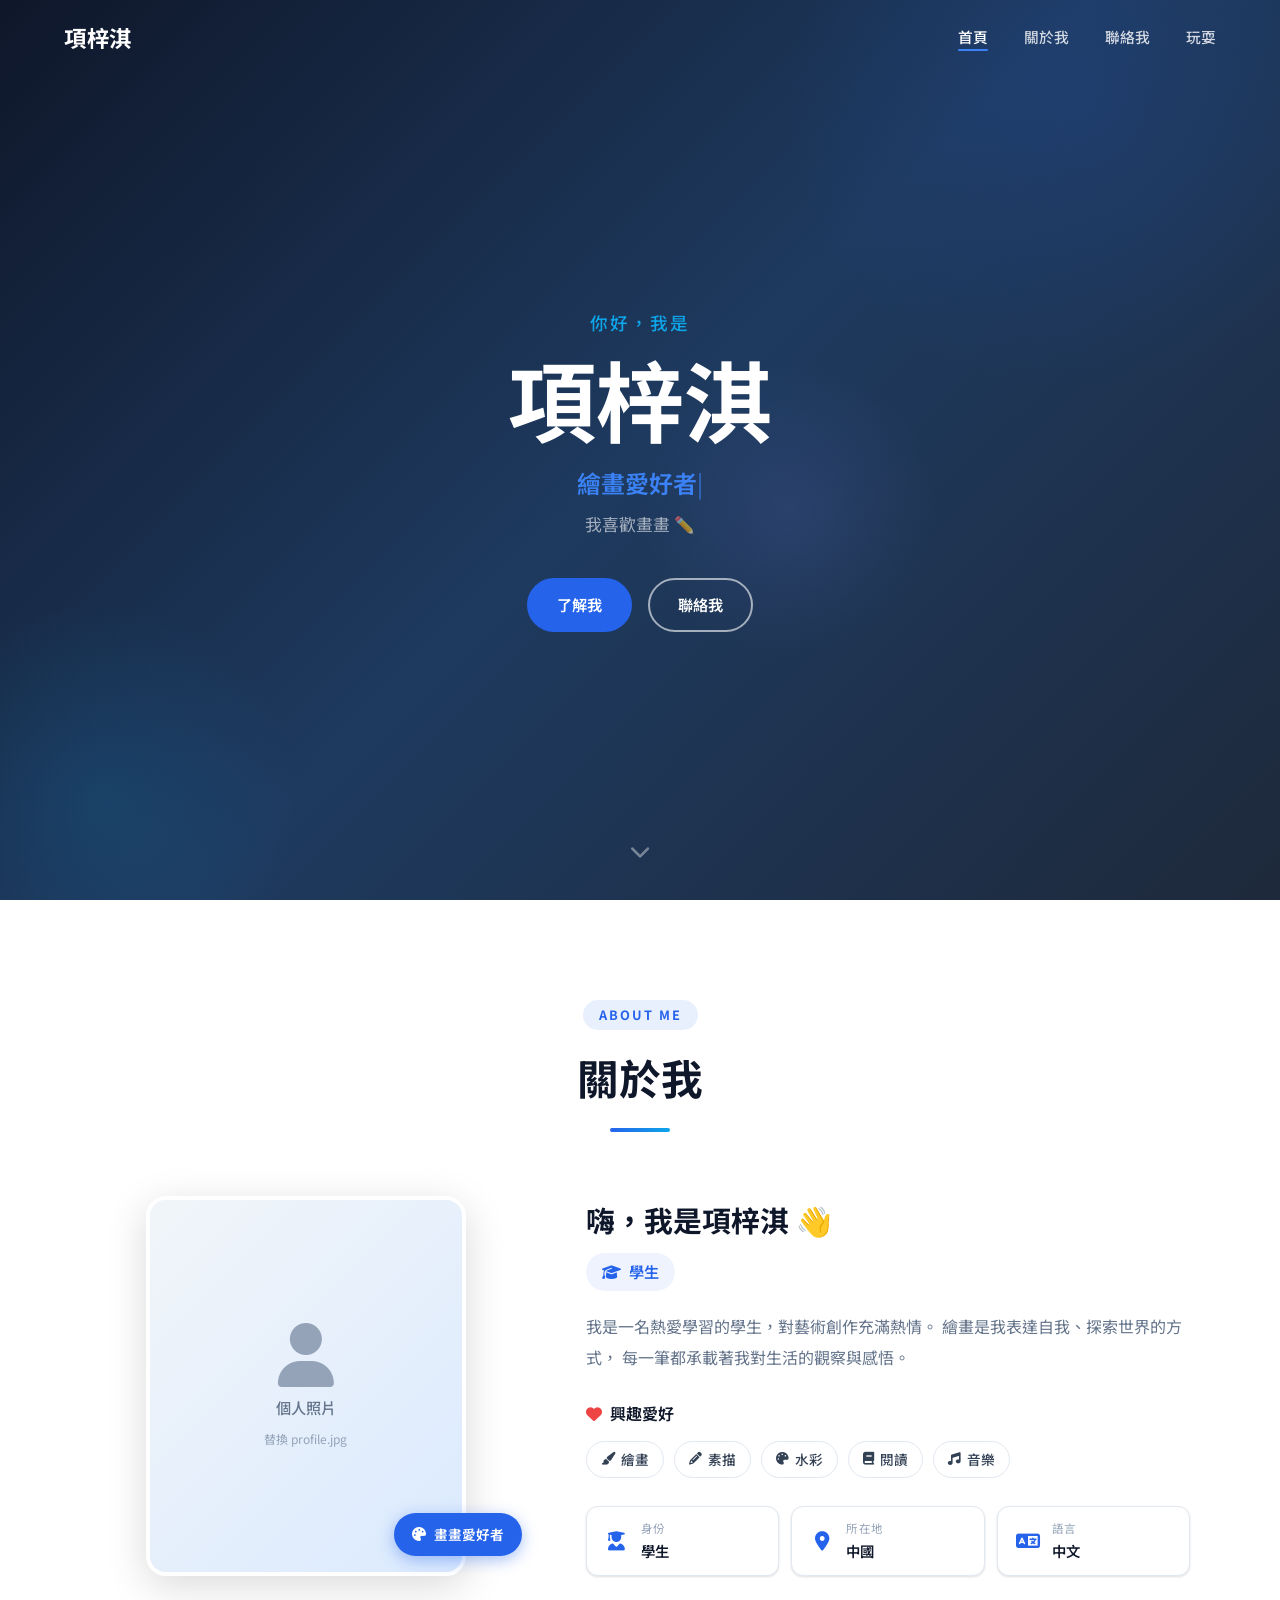
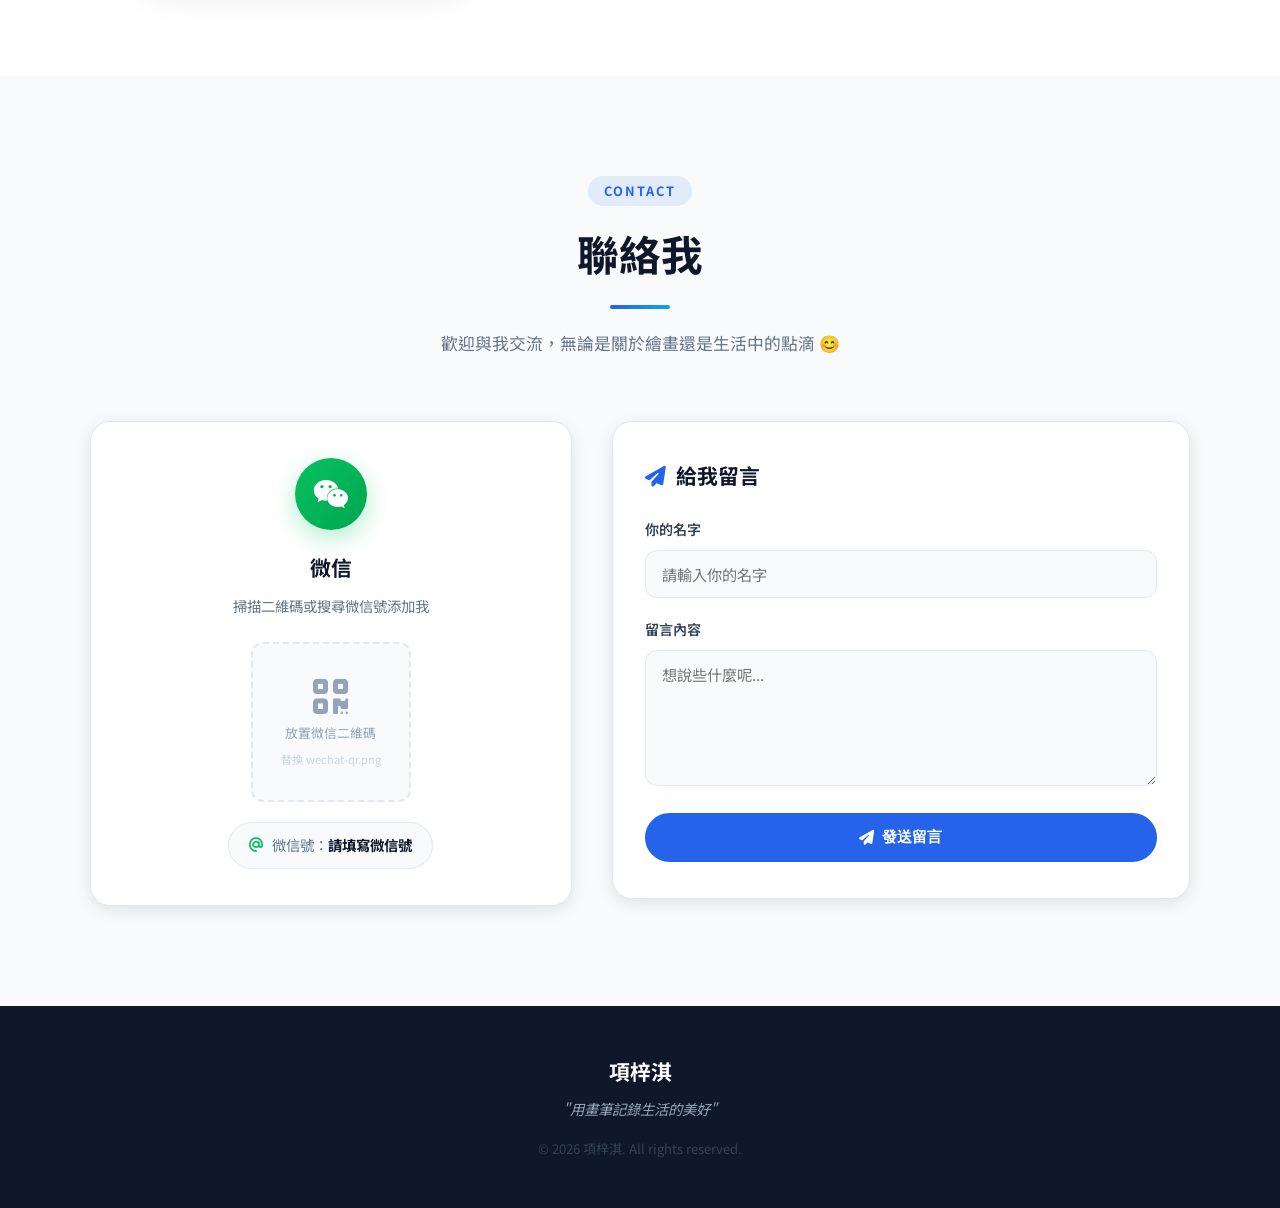
<file: index.html>
<!DOCTYPE html>
<html lang="zh-TW">
<head>
  <meta charset="UTF-8" />
  <meta name="viewport" content="width=device-width, initial-scale=1.0" />
  <title>項梓淇 | 個人網站</title>
  <link rel="stylesheet" href="style.css" />
  <link rel="preconnect" href="https://fonts.googleapis.com" />
  <link href="https://fonts.googleapis.com/css2?family=Noto+Sans+TC:wght@300;400;500;700&family=Montserrat:wght@300;400;600;700&display=swap" rel="stylesheet" />
  <link rel="stylesheet" href="https://cdnjs.cloudflare.com/ajax/libs/font-awesome/6.5.0/css/all.min.css" />
</head>
<body>

  <!-- ===== 導航欄 ===== -->
  <header class="navbar" id="navbar">
    <div class="nav-container">
      <a href="#home" class="nav-logo">項梓淇</a>
      <nav>
        <ul class="nav-links" id="nav-links">
          <li><a href="#home" class="nav-link active">首頁</a></li>
          <li><a href="#about" class="nav-link">關於我</a></li>
          <li><a href="#contact" class="nav-link">聯絡我</a></li>
          <li><a href="play.html" class="nav-link">玩耍</a></li>
        </ul>
      </nav>
      <button class="hamburger" id="hamburger" aria-label="選單">
        <span></span><span></span><span></span>
      </button>
    </div>
  </header>

  <!-- ===== 首頁 Hero ===== -->
  <section class="hero" id="home">
    <div class="hero-bg">
      <div class="hero-shape shape1"></div>
      <div class="hero-shape shape2"></div>
      <div class="hero-shape shape3"></div>
    </div>
    <div class="hero-content">
      <p class="hero-greeting">你好，我是</p>
      <h1 class="hero-name">項梓淇</h1>
      <p class="hero-title">
        <span class="typed-text" id="typed"></span><span class="cursor">|</span>
      </p>
      <p class="hero-tagline">我喜歡畫畫 ✏️</p>
      <div class="hero-btns">
        <a href="#about" class="btn btn-primary">了解我</a>
        <a href="#contact" class="btn btn-outline">聯絡我</a>
      </div>
    </div>
    <div class="hero-scroll">
      <a href="#about"><i class="fas fa-chevron-down"></i></a>
    </div>
  </section>

  <!-- ===== 關於我 ===== -->
  <section class="section" id="about">
    <div class="container">
      <div class="section-header">
        <span class="section-tag">About Me</span>
        <h2 class="section-title">關於我</h2>
        <div class="section-divider"></div>
      </div>
      <div class="about-grid">
        <!-- 照片區 -->
        <div class="about-photo-wrap" data-aos="fade-right">
          <div class="about-photo-frame">
            <div class="about-photo-placeholder">
              <i class="fas fa-user"></i>
              <p>個人照片</p>
              <small>替換 profile.jpg</small>
            </div>
            <!-- 如有照片請取消下方註解並刪除 placeholder -->
            <!-- <img src="profile.jpg" alt="項梓淇" class="about-photo" /> -->
          </div>
          <div class="about-badge">
            <i class="fas fa-palette"></i>
            <span>畫畫愛好者</span>
          </div>
        </div>

        <!-- 文字區 -->
        <div class="about-text" data-aos="fade-left">
          <h3 class="about-name">嗨，我是項梓淇 👋</h3>
          <p class="about-role"><i class="fas fa-graduation-cap"></i> 學生</p>
          <p class="about-desc">
            我是一名熱愛學習的學生，對藝術創作充滿熱情。
            繪畫是我表達自我、探索世界的方式，
            每一筆都承載著我對生活的觀察與感悟。
          </p>

          <!-- 興趣愛好 -->
          <div class="hobbies">
            <h4><i class="fas fa-heart"></i> 興趣愛好</h4>
            <div class="hobby-tags">
              <span class="hobby-tag"><i class="fas fa-paint-brush"></i> 繪畫</span>
              <span class="hobby-tag"><i class="fas fa-pencil-alt"></i> 素描</span>
              <span class="hobby-tag"><i class="fas fa-palette"></i> 水彩</span>
              <span class="hobby-tag"><i class="fas fa-book"></i> 閱讀</span>
              <span class="hobby-tag"><i class="fas fa-music"></i> 音樂</span>
            </div>
          </div>

          <!-- 個人資訊卡 -->
          <div class="info-cards">
            <div class="info-card">
              <i class="fas fa-user-graduate"></i>
              <div>
                <span class="info-label">身份</span>
                <span class="info-value">學生</span>
              </div>
            </div>
            <div class="info-card">
              <i class="fas fa-map-marker-alt"></i>
              <div>
                <span class="info-label">所在地</span>
                <span class="info-value">中國</span>
              </div>
            </div>
            <div class="info-card">
              <i class="fas fa-language"></i>
              <div>
                <span class="info-label">語言</span>
                <span class="info-value">中文</span>
              </div>
            </div>
          </div>
        </div>
      </div>
    </div>
  </section>

  <!-- ===== 聯絡我 ===== -->
  <section class="section section-alt" id="contact">
    <div class="container">
      <div class="section-header">
        <span class="section-tag">Contact</span>
        <h2 class="section-title">聯絡我</h2>
        <div class="section-divider"></div>
        <p class="section-desc">歡迎與我交流，無論是關於繪畫還是生活中的點滴 😊</p>
      </div>

      <div class="contact-wrap">
        <!-- 微信卡片 -->
        <div class="contact-card wechat-card" data-aos="fade-up">
          <div class="contact-card-icon">
            <i class="fab fa-weixin"></i>
          </div>
          <h3>微信</h3>
          <p>掃描二維碼或搜尋微信號添加我</p>
          <div class="wechat-qr">
            <div class="qr-placeholder">
              <i class="fas fa-qrcode"></i>
              <p>放置微信二維碼</p>
              <small>替換 wechat-qr.png</small>
            </div>
            <!-- 如有二維碼請取消下方註解 -->
            <!-- <img src="wechat-qr.png" alt="微信二維碼" /> -->
          </div>
          <div class="wechat-id">
            <i class="fas fa-at"></i>
            <span>微信號：<strong>請填寫微信號</strong></span>
          </div>
        </div>

        <!-- 留言/打招呼 -->
        <div class="contact-form-wrap" data-aos="fade-up" data-aos-delay="100">
          <h3><i class="fas fa-paper-plane"></i> 給我留言</h3>
          <form class="contact-form" id="contact-form">
            <div class="form-group">
              <label for="name">你的名字</label>
              <input type="text" id="name" placeholder="請輸入你的名字" required />
            </div>
            <div class="form-group">
              <label for="message">留言內容</label>
              <textarea id="message" rows="5" placeholder="想說些什麼呢..." required></textarea>
            </div>
            <button type="submit" class="btn btn-primary btn-full">
              <i class="fas fa-paper-plane"></i> 發送留言
            </button>
          </form>
          <div class="form-success" id="form-success">
            <i class="fas fa-check-circle"></i>
            <p>留言已收到，謝謝你！</p>
          </div>
        </div>
      </div>
    </div>
  </section>

  <!-- ===== 頁尾 ===== -->
  <footer class="footer">
    <div class="container">
      <div class="footer-inner">
        <p class="footer-name">項梓淇</p>
        <p class="footer-quote">"用畫筆記錄生活的美好"</p>
        <p class="footer-copy">© 2026 項梓淇. All rights reserved.</p>
      </div>
    </div>
  </footer>

  <script src="script.js"></script>
</body>
</html>
</file>
<file: style.css>
/* ===========================
   CSS Reset & Variables
=========================== */
*, *::before, *::after {
  box-sizing: border-box;
  margin: 0;
  padding: 0;
}

:root {
  /* 專業商務藍灰色調 */
  --primary:       #2563eb;
  --primary-dark:  #1d4ed8;
  --primary-light: #3b82f6;
  --accent:        #0ea5e9;
  --secondary:     #64748b;
  --dark:          #0f172a;
  --dark-2:        #1e293b;
  --dark-3:        #334155;
  --gray:          #94a3b8;
  --light:         #f1f5f9;
  --lighter:       #f8fafc;
  --white:         #ffffff;
  --border:        #e2e8f0;
  --shadow-sm:     0 1px 3px rgba(0,0,0,.08), 0 1px 2px rgba(0,0,0,.06);
  --shadow:        0 4px 16px rgba(0,0,0,.10);
  --shadow-lg:     0 10px 40px rgba(0,0,0,.15);
  --radius:        12px;
  --radius-lg:     20px;
  --radius-full:   9999px;
  --transition:    all .3s cubic-bezier(.4,0,.2,1);
  --font-main:     'Noto Sans TC', 'Montserrat', sans-serif;
}

html {
  scroll-behavior: smooth;
  font-size: 16px;
}

body {
  font-family: var(--font-main);
  color: var(--dark);
  background: var(--white);
  line-height: 1.7;
  overflow-x: hidden;
}

a { text-decoration: none; color: inherit; }
ul { list-style: none; }
img { max-width: 100%; display: block; }

/* ===========================
   Scrollbar
=========================== */
::-webkit-scrollbar { width: 6px; }
::-webkit-scrollbar-track { background: var(--light); }
::-webkit-scrollbar-thumb { background: var(--primary); border-radius: 3px; }

/* ===========================
   Buttons
=========================== */
.btn {
  display: inline-flex;
  align-items: center;
  gap: 8px;
  padding: 12px 28px;
  border-radius: var(--radius-full);
  font-size: .95rem;
  font-weight: 600;
  cursor: pointer;
  border: 2px solid transparent;
  transition: var(--transition);
  white-space: nowrap;
}

.btn-primary {
  background: var(--primary);
  color: var(--white);
  border-color: var(--primary);
}
.btn-primary:hover {
  background: var(--primary-dark);
  border-color: var(--primary-dark);
  transform: translateY(-2px);
  box-shadow: 0 8px 24px rgba(37,99,235,.35);
}

.btn-outline {
  background: transparent;
  color: var(--white);
  border-color: rgba(255,255,255,.6);
}
.btn-outline:hover {
  background: rgba(255,255,255,.15);
  border-color: var(--white);
  transform: translateY(-2px);
}

.btn-full { width: 100%; justify-content: center; }

/* ===========================
   Navbar
=========================== */
.navbar {
  position: fixed;
  top: 0; left: 0; right: 0;
  z-index: 1000;
  background: transparent;
  transition: var(--transition);
  padding: 0;
}

.navbar.scrolled {
  background: rgba(15,23,42,.95);
  backdrop-filter: blur(12px);
  box-shadow: 0 2px 20px rgba(0,0,0,.2);
}

.nav-container {
  max-width: 1200px;
  margin: 0 auto;
  padding: 18px 24px;
  display: flex;
  align-items: center;
  justify-content: space-between;
}

.nav-logo {
  font-size: 1.4rem;
  font-weight: 700;
  color: var(--white);
  letter-spacing: .5px;
}

.nav-links {
  display: flex;
  gap: 36px;
}

.nav-link {
  color: rgba(255,255,255,.8);
  font-size: .92rem;
  font-weight: 500;
  position: relative;
  transition: var(--transition);
}

.nav-link::after {
  content: '';
  position: absolute;
  bottom: -4px; left: 0;
  width: 0; height: 2px;
  background: var(--primary-light);
  border-radius: 2px;
  transition: width .3s ease;
}

.nav-link:hover,
.nav-link.active {
  color: var(--white);
}
.nav-link:hover::after,
.nav-link.active::after {
  width: 100%;
}

/* Hamburger */
.hamburger {
  display: none;
  flex-direction: column;
  gap: 5px;
  background: none;
  border: none;
  cursor: pointer;
  padding: 4px;
}
.hamburger span {
  width: 24px; height: 2px;
  background: var(--white);
  border-radius: 2px;
  transition: var(--transition);
  display: block;
}
.hamburger.open span:nth-child(1) { transform: translateY(7px) rotate(45deg); }
.hamburger.open span:nth-child(2) { opacity: 0; }
.hamburger.open span:nth-child(3) { transform: translateY(-7px) rotate(-45deg); }

/* ===========================
   Hero
=========================== */
.hero {
  position: relative;
  min-height: 100vh;
  display: flex;
  align-items: center;
  justify-content: center;
  text-align: center;
  overflow: hidden;
  background: linear-gradient(135deg, #0f172a 0%, #1e3a5f 50%, #1e293b 100%);
  padding: 100px 24px 60px;
}

.hero-bg { position: absolute; inset: 0; overflow: hidden; }

.hero-shape {
  position: absolute;
  border-radius: 50%;
  opacity: .12;
}
.shape1 {
  width: 600px; height: 600px;
  background: radial-gradient(circle, var(--primary) 0%, transparent 70%);
  top: -200px; right: -100px;
  animation: float 8s ease-in-out infinite;
}
.shape2 {
  width: 400px; height: 400px;
  background: radial-gradient(circle, var(--accent) 0%, transparent 70%);
  bottom: -100px; left: -100px;
  animation: float 10s ease-in-out infinite reverse;
}
.shape3 {
  width: 300px; height: 300px;
  background: radial-gradient(circle, #818cf8 0%, transparent 70%);
  top: 40%; left: 50%;
  animation: float 12s ease-in-out infinite;
}

@keyframes float {
  0%, 100% { transform: translateY(0) scale(1); }
  50%       { transform: translateY(-30px) scale(1.05); }
}

.hero-content {
  position: relative;
  z-index: 1;
  max-width: 700px;
}

.hero-greeting {
  font-size: 1.1rem;
  color: var(--accent);
  font-weight: 500;
  letter-spacing: 2px;
  text-transform: uppercase;
  margin-bottom: 12px;
  opacity: 0;
  animation: fadeUp .6s ease .3s forwards;
}

.hero-name {
  font-size: clamp(3rem, 8vw, 5.5rem);
  font-weight: 700;
  color: var(--white);
  line-height: 1.1;
  margin-bottom: 16px;
  opacity: 0;
  animation: fadeUp .6s ease .5s forwards;
}

.hero-title {
  font-size: clamp(1.1rem, 3vw, 1.5rem);
  color: rgba(255,255,255,.7);
  margin-bottom: 12px;
  height: 2.2rem;
  opacity: 0;
  animation: fadeUp .6s ease .7s forwards;
}

.typed-text { color: var(--primary-light); font-weight: 600; }
.cursor {
  display: inline-block;
  color: var(--primary-light);
  animation: blink 1s step-end infinite;
  font-weight: 300;
}
@keyframes blink { 0%,100%{opacity:1} 50%{opacity:0} }

.hero-tagline {
  font-size: 1.05rem;
  color: rgba(255,255,255,.6);
  margin-bottom: 40px;
  opacity: 0;
  animation: fadeUp .6s ease .9s forwards;
}

.hero-btns {
  display: flex;
  gap: 16px;
  justify-content: center;
  flex-wrap: wrap;
  opacity: 0;
  animation: fadeUp .6s ease 1.1s forwards;
}

.hero-scroll {
  position: absolute;
  bottom: 32px; left: 50%;
  transform: translateX(-50%);
  color: rgba(255,255,255,.4);
  font-size: 1.3rem;
  animation: bounce 2s ease-in-out infinite;
  z-index: 1;
}
@keyframes bounce {
  0%,100%{ transform: translateX(-50%) translateY(0); }
  50%    { transform: translateX(-50%) translateY(8px); }
}

@keyframes fadeUp {
  from { opacity: 0; transform: translateY(24px); }
  to   { opacity: 1; transform: translateY(0); }
}

/* ===========================
   Section Commons
=========================== */
.section { padding: 100px 24px; }
.section-alt { background: var(--lighter); }

.container {
  max-width: 1100px;
  margin: 0 auto;
}

.section-header {
  text-align: center;
  margin-bottom: 64px;
}

.section-tag {
  display: inline-block;
  background: rgba(37,99,235,.1);
  color: var(--primary);
  font-size: .8rem;
  font-weight: 700;
  letter-spacing: 2px;
  text-transform: uppercase;
  padding: 4px 16px;
  border-radius: var(--radius-full);
  margin-bottom: 12px;
}

.section-title {
  font-size: clamp(1.8rem, 4vw, 2.6rem);
  font-weight: 700;
  color: var(--dark);
  margin-bottom: 16px;
}

.section-divider {
  width: 60px; height: 4px;
  background: linear-gradient(90deg, var(--primary), var(--accent));
  border-radius: 2px;
  margin: 0 auto 20px;
}

.section-desc {
  color: var(--secondary);
  font-size: 1.05rem;
  max-width: 500px;
  margin: 0 auto;
}

/* ===========================
   About
=========================== */
.about-grid {
  display: grid;
  grid-template-columns: 1fr 1.4fr;
  gap: 64px;
  align-items: start;
}

/* Photo */
.about-photo-wrap {
  position: relative;
  display: flex;
  justify-content: center;
}

.about-photo-frame {
  width: 320px; height: 380px;
  border-radius: var(--radius-lg);
  overflow: hidden;
  box-shadow: var(--shadow-lg);
  border: 4px solid var(--white);
  background: var(--light);
  position: relative;
}

.about-photo {
  width: 100%; height: 100%;
  object-fit: cover;
}

.about-photo-placeholder {
  width: 100%; height: 100%;
  display: flex;
  flex-direction: column;
  align-items: center;
  justify-content: center;
  background: linear-gradient(135deg, var(--light) 0%, #dbeafe 100%);
  color: var(--secondary);
  gap: 8px;
}
.about-photo-placeholder i { font-size: 4rem; color: var(--gray); }
.about-photo-placeholder p { font-size: .95rem; font-weight: 500; color: var(--secondary); }
.about-photo-placeholder small { font-size: .75rem; color: var(--gray); }

.about-badge {
  position: absolute;
  bottom: 20px;
  right: 0;
  background: var(--primary);
  color: var(--white);
  padding: 10px 18px;
  border-radius: var(--radius-full);
  display: flex;
  align-items: center;
  gap: 8px;
  font-size: .85rem;
  font-weight: 600;
  box-shadow: 0 4px 16px rgba(37,99,235,.4);
}

/* Text */
.about-name {
  font-size: 1.8rem;
  font-weight: 700;
  color: var(--dark);
  margin-bottom: 8px;
}

.about-role {
  display: inline-flex;
  align-items: center;
  gap: 8px;
  color: var(--primary);
  font-size: .95rem;
  font-weight: 600;
  background: rgba(37,99,235,.08);
  padding: 6px 16px;
  border-radius: var(--radius-full);
  margin-bottom: 20px;
}

.about-desc {
  color: var(--secondary);
  line-height: 1.9;
  margin-bottom: 28px;
  font-size: 1rem;
}

/* Hobbies */
.hobbies { margin-bottom: 28px; }
.hobbies h4 {
  font-size: 1rem;
  font-weight: 600;
  color: var(--dark);
  margin-bottom: 14px;
  display: flex;
  align-items: center;
  gap: 8px;
}
.hobbies h4 i { color: #ef4444; }

.hobby-tags { display: flex; flex-wrap: wrap; gap: 10px; }

.hobby-tag {
  display: inline-flex;
  align-items: center;
  gap: 6px;
  background: var(--white);
  border: 1.5px solid var(--border);
  color: var(--dark-3);
  font-size: .85rem;
  font-weight: 500;
  padding: 6px 14px;
  border-radius: var(--radius-full);
  transition: var(--transition);
  cursor: default;
}
.hobby-tag:hover {
  border-color: var(--primary);
  color: var(--primary);
  background: rgba(37,99,235,.06);
  transform: translateY(-2px);
}
.hobby-tag i { font-size: .8rem; }

/* Info Cards */
.info-cards { display: flex; flex-wrap: wrap; gap: 12px; }

.info-card {
  display: flex;
  align-items: center;
  gap: 12px;
  background: var(--white);
  border: 1px solid var(--border);
  padding: 12px 18px;
  border-radius: var(--radius);
  box-shadow: var(--shadow-sm);
  flex: 1;
  min-width: 140px;
  transition: var(--transition);
}
.info-card:hover {
  border-color: var(--primary);
  box-shadow: 0 4px 16px rgba(37,99,235,.12);
  transform: translateY(-2px);
}
.info-card > i {
  font-size: 1.2rem;
  color: var(--primary);
  width: 24px;
  text-align: center;
}
.info-card div { display: flex; flex-direction: column; }
.info-label { font-size: .72rem; color: var(--gray); text-transform: uppercase; letter-spacing: .5px; }
.info-value { font-size: .9rem; font-weight: 600; color: var(--dark); }

/* ===========================
   Contact
=========================== */
.contact-wrap {
  display: grid;
  grid-template-columns: 1fr 1.2fr;
  gap: 40px;
  align-items: start;
}

/* WeChat Card */
.contact-card {
  background: var(--white);
  border-radius: var(--radius-lg);
  padding: 36px 28px;
  text-align: center;
  box-shadow: var(--shadow);
  border: 1px solid var(--border);
  transition: var(--transition);
}
.contact-card:hover {
  box-shadow: var(--shadow-lg);
  transform: translateY(-4px);
}

.contact-card-icon {
  width: 72px; height: 72px;
  background: linear-gradient(135deg, #07c160, #00a651);
  border-radius: 50%;
  display: flex;
  align-items: center;
  justify-content: center;
  margin: 0 auto 20px;
  box-shadow: 0 8px 24px rgba(7,193,96,.3);
}
.contact-card-icon i { font-size: 2rem; color: var(--white); }

.contact-card h3 {
  font-size: 1.3rem;
  font-weight: 700;
  color: var(--dark);
  margin-bottom: 8px;
}
.contact-card > p {
  color: var(--secondary);
  font-size: .9rem;
  margin-bottom: 24px;
}

.wechat-qr {
  margin-bottom: 20px;
}
.qr-placeholder {
  width: 160px; height: 160px;
  border: 2px dashed var(--border);
  border-radius: var(--radius);
  display: flex;
  flex-direction: column;
  align-items: center;
  justify-content: center;
  margin: 0 auto;
  color: var(--gray);
  gap: 6px;
  background: var(--lighter);
}
.qr-placeholder i { font-size: 2.5rem; color: var(--gray); }
.qr-placeholder p { font-size: .8rem; }
.qr-placeholder small { font-size: .7rem; color: #cbd5e1; }

.wechat-qr img {
  width: 160px; height: 160px;
  object-fit: contain;
  border-radius: var(--radius);
  margin: 0 auto;
}

.wechat-id {
  display: inline-flex;
  align-items: center;
  gap: 8px;
  background: var(--lighter);
  border: 1px solid var(--border);
  padding: 10px 20px;
  border-radius: var(--radius-full);
  font-size: .9rem;
  color: var(--secondary);
}
.wechat-id strong { color: var(--dark); }
.wechat-id i { color: #07c160; }

/* Form */
.contact-form-wrap {
  background: var(--white);
  border-radius: var(--radius-lg);
  padding: 36px 32px;
  box-shadow: var(--shadow);
  border: 1px solid var(--border);
}
.contact-form-wrap h3 {
  font-size: 1.3rem;
  font-weight: 700;
  color: var(--dark);
  margin-bottom: 24px;
  display: flex;
  align-items: center;
  gap: 10px;
}
.contact-form-wrap h3 i { color: var(--primary); }

.form-group { margin-bottom: 20px; }

.form-group label {
  display: block;
  font-size: .88rem;
  font-weight: 600;
  color: var(--dark-3);
  margin-bottom: 8px;
}

.form-group input,
.form-group textarea {
  width: 100%;
  padding: 12px 16px;
  border: 1.5px solid var(--border);
  border-radius: var(--radius);
  font-size: .95rem;
  font-family: var(--font-main);
  color: var(--dark);
  background: var(--lighter);
  transition: var(--transition);
  outline: none;
  resize: vertical;
}

.form-group input:focus,
.form-group textarea:focus {
  border-color: var(--primary);
  background: var(--white);
  box-shadow: 0 0 0 3px rgba(37,99,235,.1);
}

.form-success {
  display: none;
  flex-direction: column;
  align-items: center;
  gap: 12px;
  padding: 32px;
  text-align: center;
  color: #16a34a;
}
.form-success.show { display: flex; }
.form-success i { font-size: 2.5rem; }
.form-success p { font-size: 1rem; font-weight: 500; color: var(--dark); }

/* ===========================
   Footer
=========================== */
.footer {
  background: var(--dark);
  padding: 48px 24px;
  text-align: center;
}

.footer-inner { display: flex; flex-direction: column; gap: 8px; align-items: center; }

.footer-name {
  font-size: 1.3rem;
  font-weight: 700;
  color: var(--white);
}

.footer-quote {
  font-size: .9rem;
  color: var(--gray);
  font-style: italic;
}

.footer-copy {
  font-size: .82rem;
  color: var(--dark-3);
  margin-top: 8px;
}

/* ===========================
   Animations (data-aos simulate)
=========================== */
[data-aos] {
  opacity: 0;
  transform: translateY(30px);
  transition: opacity .7s ease, transform .7s ease;
}
[data-aos].aos-animate {
  opacity: 1;
  transform: translateY(0);
}
[data-aos][data-aos-delay="100"] { transition-delay: .1s; }
[data-aos][data-aos-delay="200"] { transition-delay: .2s; }

/* ===========================
   Responsive
=========================== */
@media (max-width: 900px) {
  .about-grid {
    grid-template-columns: 1fr;
    gap: 48px;
  }
  .about-photo-wrap { justify-content: center; }

  .contact-wrap {
    grid-template-columns: 1fr;
  }
}

@media (max-width: 640px) {
  .section { padding: 72px 20px; }

  .nav-links {
    position: fixed;
    top: 0; right: -100%;
    width: 70%; height: 100vh;
    background: rgba(15,23,42,.98);
    backdrop-filter: blur(12px);
    flex-direction: column;
    justify-content: center;
    align-items: center;
    gap: 40px;
    transition: right .3s ease;
  }
  .nav-links.open { right: 0; }
  .nav-link { font-size: 1.1rem; }

  .hamburger { display: flex; }

  .hero-btns { flex-direction: column; align-items: center; }
  .hero-btns .btn { width: 200px; justify-content: center; }

  .about-photo-frame { width: 260px; height: 310px; }

  .info-cards { flex-direction: column; }

  .contact-form-wrap { padding: 28px 20px; }
}
</file>
